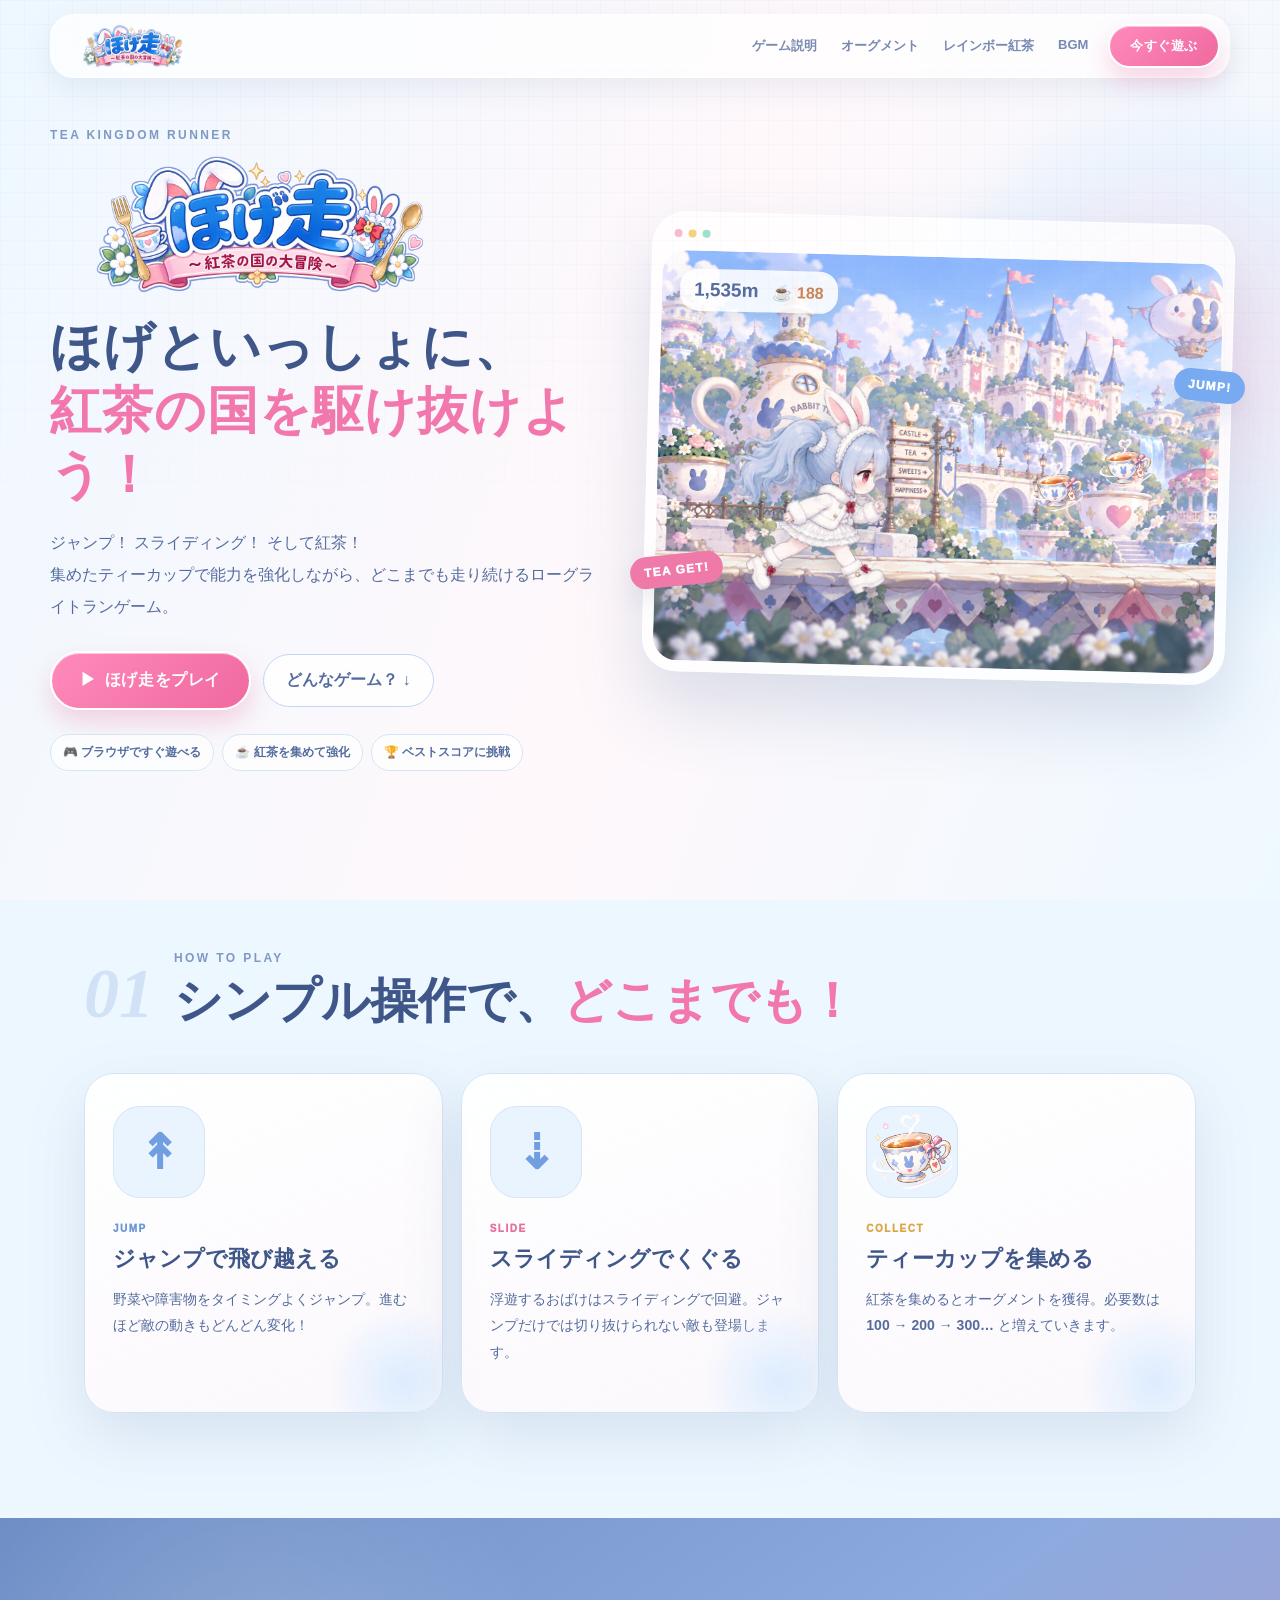
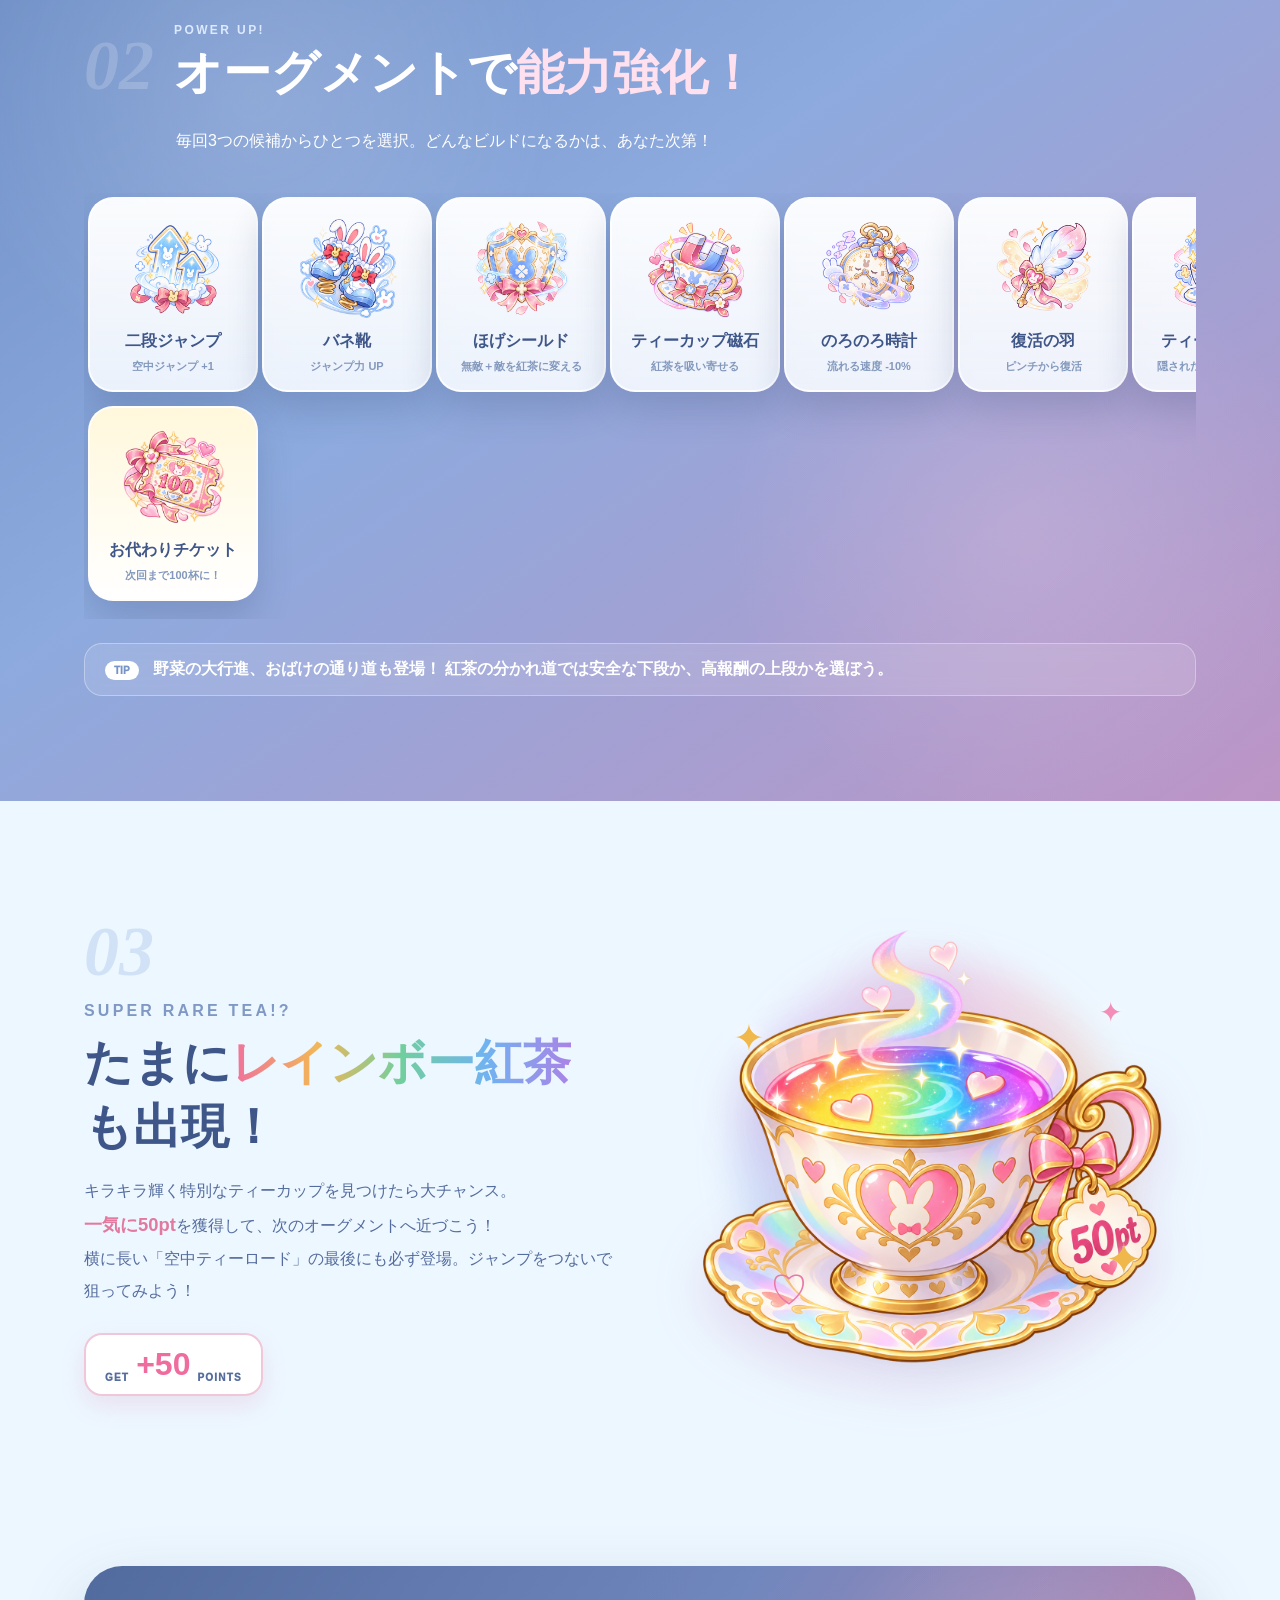
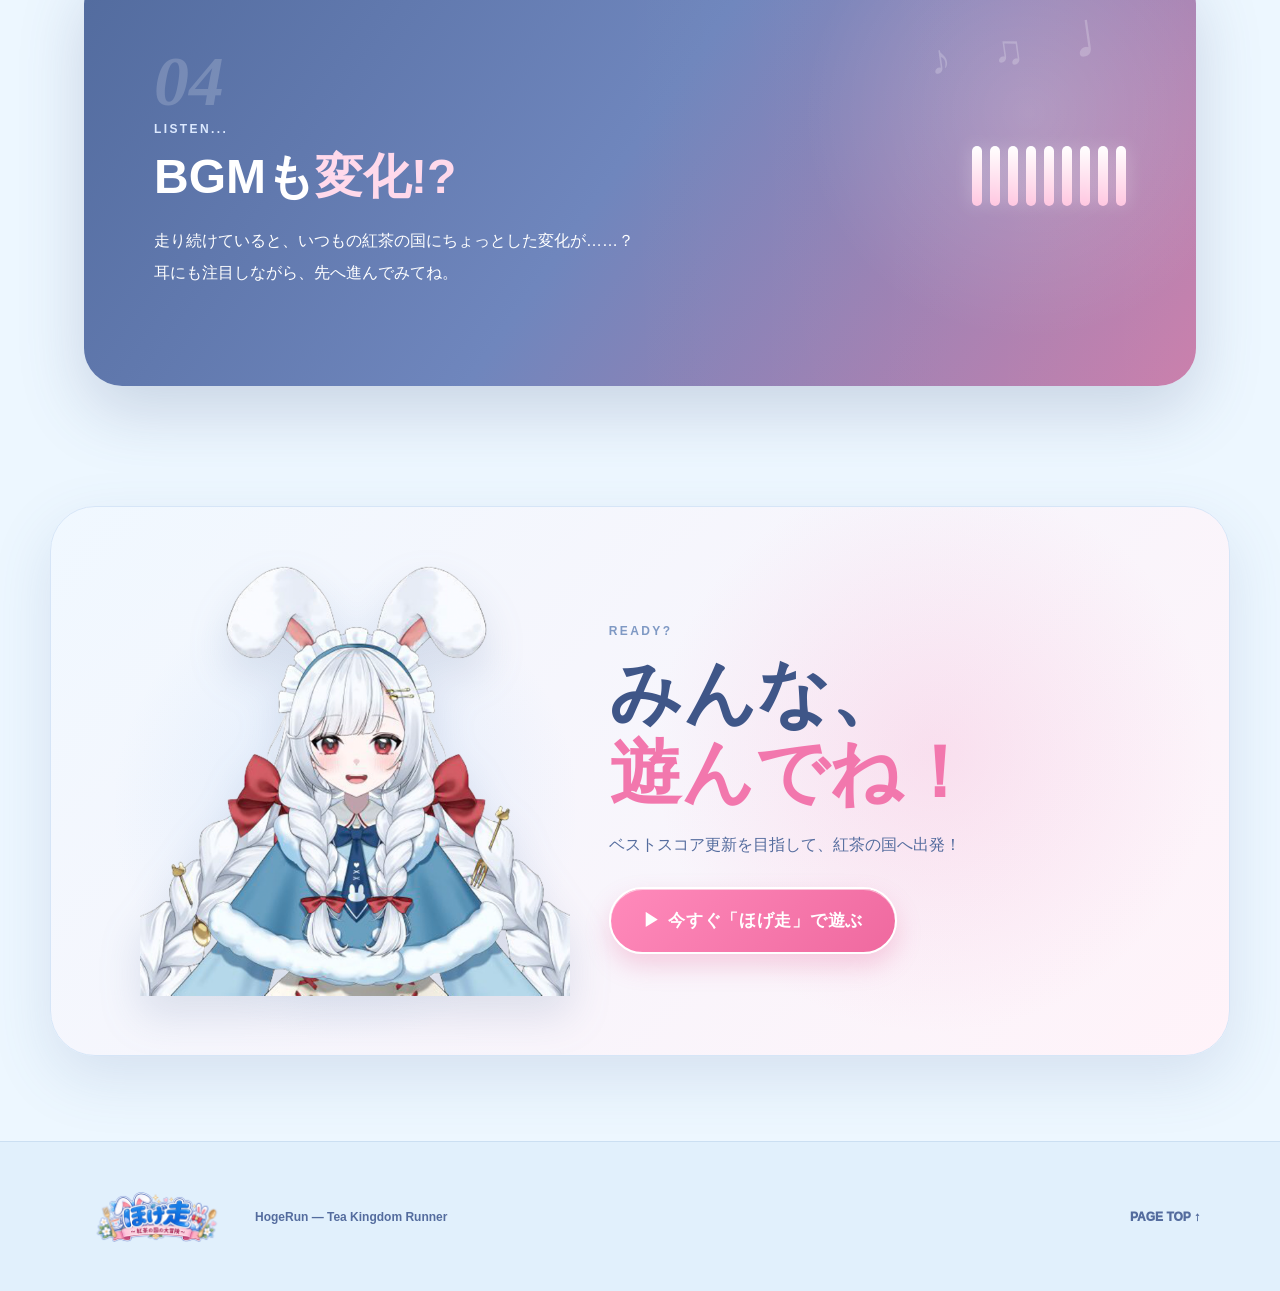
<file: index.html>
<!doctype html>
<html lang="ja">
<head>
  <meta charset="utf-8" />
  <meta name="viewport" content="width=device-width,initial-scale=1" />
  <meta name="theme-color" content="#eef7ff" />
  <meta name="description" content="ほげ走 ～紅茶の国の大冒険～。ジャンプとスライディングで紅茶の国を駆け抜ける、かわいいローグライトランゲーム！" />
  <title>ほげ走 ～紅茶の国の大冒険～</title>
  <link rel="canonical" href="https://mo10c.github.io/HogeRun/" />
  <meta property="og:type" content="website" />
  <meta property="og:site_name" content="ほげ走" />
  <meta property="og:url" content="https://mo10c.github.io/HogeRun/" />
  <meta property="og:title" content="ほげ走 ～紅茶の国の大冒険～" />
  <meta property="og:description" content="ジャンプとスライディングで紅茶の国を駆け抜ける、かわいいローグライトランゲーム。紅茶を集めて能力を強化し、ベストスコアに挑戦！" />
  <meta property="og:image" content="https://mo10c.github.io/HogeRun/assets/ui/ogp.jpg?v=1" />
  <meta property="og:image:secure_url" content="https://mo10c.github.io/HogeRun/assets/ui/ogp.jpg?v=1" />
  <meta property="og:image:type" content="image/jpeg" />
  <meta property="og:image:width" content="1200" />
  <meta property="og:image:height" content="630" />
  <meta property="og:image:alt" content="ほげ走 ～紅茶の国の大冒険～ のタイトル画像" />
  <meta property="og:locale" content="ja_JP" />
  <meta name="twitter:card" content="summary_large_image" />
  <meta name="twitter:title" content="ほげ走 ～紅茶の国の大冒険～" />
  <meta name="twitter:description" content="ジャンプとスライディングで紅茶の国を駆け抜ける、かわいいローグライトランゲーム。紅茶を集めて能力を強化し、ベストスコアに挑戦！" />
  <meta name="twitter:image" content="https://mo10c.github.io/HogeRun/assets/ui/ogp.jpg?v=1" />
  <meta name="twitter:image:alt" content="ほげ走 ～紅茶の国の大冒険～ のタイトル画像" />
  <link rel="icon" href="./assets/ui/favicon.png" type="image/png" />
  <link rel="stylesheet" href="./lp.css?v=1" />
</head>
<body>
  <div class="page-noise" aria-hidden="true"></div>

  <header class="site-header">
    <a class="mini-brand" href="#top" aria-label="ほげ走 トップへ">
      <img src="./assets/ui/title-logo.png" alt="ほげ走" />
    </a>
    <nav class="header-nav" aria-label="ページ内メニュー">
      <a href="#about">ゲーム説明</a>
      <a href="#augment">オーグメント</a>
      <a href="#rainbow">レインボー紅茶</a>
      <a href="#bgm">BGM</a>
    </nav>
    <a class="play-btn play-btn-small" href="./play.html">今すぐ遊ぶ</a>
  </header>

  <main id="top">
    <section class="hero">
      <div class="hero-sparkles" aria-hidden="true"><i></i><i></i><i></i><i></i><i></i></div>
      <div class="hero-copy reveal">
        <span class="hero-kicker">TEA KINGDOM RUNNER</span>
        <img class="hero-logo" src="./assets/ui/title-logo.png" alt="ほげ走 ～紅茶の国の大冒険～" />
        <h1>ほげといっしょに、<br><em>紅茶の国を駆け抜けよう！</em></h1>
        <p class="hero-lead">ジャンプ！ スライディング！ そして紅茶！<br>集めたティーカップで能力を強化しながら、どこまでも走り続けるローグライトランゲーム。</p>
        <div class="hero-actions">
          <a class="play-btn" href="./play.html"><span>▶</span> ほげ走をプレイ</a>
          <a class="sub-btn" href="#about">どんなゲーム？ ↓</a>
        </div>
        <div class="hero-pills" aria-label="ゲーム特徴">
          <span>🎮 ブラウザですぐ遊べる</span><span>☕ 紅茶を集めて強化</span><span>🏆 ベストスコアに挑戦</span>
        </div>
      </div>

      <div class="hero-visual reveal delay-1">
        <div class="game-window">
          <div class="window-dots"><span></span><span></span><span></span></div>
          <div class="stage-preview">
            <img class="stage-bg" src="./assets/backgrounds/stage-bg.png" alt="紅茶の国のゲームステージ" />
            <img class="runner" src="./assets/player/run/run-01.png" alt="走るほげ" />
            <img class="floating-cup cup-a" src="./assets/items/tea-cup.png" alt="" />
            <img class="floating-cup cup-b" src="./assets/items/tea-cup.png" alt="" />
            <div class="fake-hud"><b>1,535m</b><span>☕ 188</span></div>
          </div>
        </div>
        <span class="float-label label-one">JUMP!</span>
        <span class="float-label label-two">TEA GET!</span>
      </div>
    </section>

    <section id="about" class="section about-section">
      <div class="section-heading reveal">
        <span class="section-number">01</span>
        <div><p class="eyebrow">HOW TO PLAY</p><h2>シンプル操作で、<em>どこまでも！</em></h2></div>
      </div>
      <div class="about-grid">
        <article class="how-card reveal">
          <div class="how-icon">↟</div><span class="how-tag">JUMP</span>
          <h3>ジャンプで飛び越える</h3>
          <p>野菜や障害物をタイミングよくジャンプ。進むほど敵の動きもどんどん変化！</p>
        </article>
        <article class="how-card reveal delay-1">
          <div class="how-icon">⇣</div><span class="how-tag pink">SLIDE</span>
          <h3>スライディングでくぐる</h3>
          <p>浮遊するおばけはスライディングで回避。ジャンプだけでは切り抜けられない敵も登場します。</p>
        </article>
        <article class="how-card reveal delay-2">
          <div class="how-icon cup-icon"><img src="./assets/items/tea-cup.png" alt="" /></div><span class="how-tag gold">COLLECT</span>
          <h3>ティーカップを集める</h3>
          <p>紅茶を集めるとオーグメントを獲得。必要数は <strong>100 → 200 → 300…</strong> と増えていきます。</p>
        </article>
      </div>
    </section>

    <section id="augment" class="section augment-section">
      <div class="augment-backdrop" aria-hidden="true"></div>
      <div class="section-heading light reveal">
        <span class="section-number">02</span>
        <div><p class="eyebrow">POWER UP!</p><h2>オーグメントで<em>能力強化！</em></h2></div>
      </div>
      <p class="section-intro light reveal">毎回3つの候補からひとつを選択。どんなビルドになるかは、あなた次第！</p>
      <div class="augment-carousel reveal" aria-label="オーグメントの例">
        <article class="augment-card"><img src="./assets/upgrades/double-jump.png" alt="二段ジャンプ"/><b>二段ジャンプ</b><span>空中ジャンプ +1</span></article>
        <article class="augment-card"><img src="./assets/upgrades/jump-boots.png" alt="バネ靴"/><b>バネ靴</b><span>ジャンプ力 UP</span></article>
        <article class="augment-card"><img src="./assets/upgrades/shield.png" alt="ほげシールド"/><b>ほげシールド</b><span>無敵＋敵を紅茶に変える</span></article>
        <article class="augment-card"><img src="./assets/upgrades/magnet.png" alt="ティーカップ磁石"/><b>ティーカップ磁石</b><span>紅茶を吸い寄せる</span></article>
        <article class="augment-card"><img src="./assets/upgrades/slow-clock.png" alt="のろのろ時計"/><b>のろのろ時計</b><span>流れる速度 -10%</span></article>
        <article class="augment-card"><img src="./assets/upgrades/revive.png" alt="復活の羽"/><b>復活の羽</b><span>ピンチから復活</span></article>
        <article class="augment-card"><img src="./assets/upgrades/tea-sensor.png" alt="ティーセンサー"/><b>ティーセンサー</b><span>隠された紅茶の道を発見</span></article>
        <article class="augment-card special"><img src="./assets/upgrades/refill-ticket.png" alt="お代わりチケット"/><b>お代わりチケット</b><span>次回まで100杯に！</span></article>
      </div>
      <div class="augment-note reveal"><span>TIP</span> 野菜の大行進、おばけの通り道も登場！ 紅茶の分かれ道では安全な下段か、高報酬の上段かを選ぼう。</div>
    </section>

    <section id="rainbow" class="section rainbow-section">
      <div class="rainbow-copy reveal">
        <span class="section-number">03</span>
        <p class="eyebrow">SUPER RARE TEA!?</p>
        <h2>たまに<span class="rainbow-text">レインボー紅茶</span>も出現！</h2>
        <p>キラキラ輝く特別なティーカップを見つけたら大チャンス。<br><strong>一気に50pt</strong>を獲得して、次のオーグメントへ近づこう！<br>横に長い「空中ティーロード」の最後にも必ず登場。ジャンプをつないで狙ってみよう！</p>
        <div class="fifty-badge"><span>GET</span><b>+50</b><small>POINTS</small></div>
      </div>
      <div class="rainbow-visual reveal delay-1">
        <div class="rainbow-ring"></div>
        <img src="./assets/items/rainbow-tea-50pt.png" alt="50ポイント獲得できるレインボー紅茶" onerror="this.onerror=null;this.src='./assets/items/tea-cup.png';this.classList.add('rainbow-fallback');" />
        <i class="star s1">✦</i><i class="star s2">✦</i><i class="star s3">✦</i><i class="star s4">♡</i>
      </div>
    </section>

    <section id="bgm" class="section bgm-section">
      <div class="music-card reveal">
        <div class="music-copy">
          <span class="section-number">04</span>
          <p class="eyebrow">LISTEN...</p>
          <h2>BGMも<em>変化!?</em></h2>
          <p>走り続けていると、いつもの紅茶の国にちょっとした変化が……？<br>耳にも注目しながら、先へ進んでみてね。</p>
        </div>
        <div class="equalizer" aria-hidden="true">
          <span></span><span></span><span></span><span></span><span></span><span></span><span></span><span></span><span></span>
        </div>
        <div class="music-notes" aria-hidden="true">♪　♫　♩</div>
      </div>
    </section>

    <section class="final-cta">
      <div class="final-bg" aria-hidden="true"></div>
      <img class="cta-character reveal" src="./assets/ui/title-key-art.png" alt="ほげ" />
      <div class="cta-copy reveal delay-1">
        <p class="eyebrow">READY?</p>
        <h2>みんな、<br><em>遊んでね！</em></h2>
        <p>ベストスコア更新を目指して、紅茶の国へ出発！</p>
        <a class="play-btn play-btn-large" href="./play.html"><span>▶</span> 今すぐ「ほげ走」で遊ぶ</a>
      </div>
    </section>
  </main>

  <footer>
    <img src="./assets/ui/title-logo.png" alt="ほげ走" />
    <p>HogeRun — Tea Kingdom Runner</p>
    <a href="#top">PAGE TOP ↑</a>
  </footer>

  <script src="./lp.js?v=1"></script>
</body>
</html>
</file>
<file: lp.css>
:root{
  --ink:#546c9e;--ink-dark:#3f5688;--pink:#f277ad;--pink2:#ff9fc8;--blue:#8abaf6;--cream:#fffaf6;--gold:#f2b64b;
  --line:rgba(131,169,223,.34);--shadow:0 22px 60px rgba(78,105,151,.15)
}
*{box-sizing:border-box}html{scroll-behavior:smooth}body{margin:0;color:var(--ink);font-family:"Hiragino Kaku Gothic ProN","Yu Gothic",Meiryo,sans-serif;background:#edf7ff;overflow-x:hidden}a{color:inherit;text-decoration:none}img{max-width:100%;display:block}em{font-style:normal;color:var(--pink)}
body:before{content:"";position:fixed;inset:0;z-index:-3;background:linear-gradient(110deg,#eef8ff 0%,#fff8fb 52%,#eef9ff 100%)}.page-noise{position:fixed;inset:0;pointer-events:none;z-index:20;opacity:.35;background-image:linear-gradient(rgba(112,151,207,.12) 1px,transparent 1px),linear-gradient(90deg,rgba(112,151,207,.12) 1px,transparent 1px);background-size:24px 24px;mask-image:linear-gradient(#000 0 10%,transparent 70%)}
.site-header{position:fixed;top:14px;left:50%;transform:translateX(-50%);z-index:30;width:min(1180px,calc(100% - 32px));height:64px;padding:7px 9px 7px 18px;border:1px solid rgba(255,255,255,.85);border-radius:24px;background:rgba(255,255,255,.7);backdrop-filter:blur(16px);box-shadow:0 10px 30px rgba(69,98,143,.1);display:flex;align-items:center;gap:20px}.mini-brand{width:124px}.header-nav{display:flex;gap:24px;margin-left:auto;font-size:13px;font-weight:800}.header-nav a{opacity:.8;transition:.2s}.header-nav a:hover{opacity:1;color:var(--pink)}
.play-btn{display:inline-flex;align-items:center;justify-content:center;gap:8px;border-radius:999px;padding:17px 28px;color:#fff;font-weight:1000;letter-spacing:.04em;background:linear-gradient(135deg,#ff8abb,#ef699f);box-shadow:0 12px 24px rgba(231,92,147,.25),inset 0 1px 0 rgba(255,255,255,.55);border:2px solid #fff;transition:.25s}.play-btn:hover{transform:translateY(-3px) scale(1.02);box-shadow:0 16px 30px rgba(231,92,147,.33)}.play-btn-small{padding:11px 20px;font-size:13px}.sub-btn{padding:15px 22px;border-radius:999px;border:1.5px solid #bed5f4;background:rgba(255,255,255,.8);font-weight:900;transition:.2s}.sub-btn:hover{background:#fff;transform:translateY(-2px)}
.hero{min-height:800px;max-width:1280px;margin:0 auto;padding:125px 50px 75px;display:grid;grid-template-columns:1fr 1.05fr;align-items:center;gap:42px;position:relative}.hero:after{content:"";position:absolute;right:-180px;top:80px;width:570px;height:570px;border-radius:50%;background:radial-gradient(circle,rgba(255,198,225,.46),rgba(182,219,255,.18) 52%,transparent 70%);filter:blur(10px);z-index:-1}.hero-kicker,.eyebrow{font-size:12px;letter-spacing:.2em;font-weight:900;color:#7f99c4}.hero-logo{width:min(410px,90%);margin:13px 0 22px}.hero h1{font-size:clamp(34px,4vw,56px);line-height:1.25;margin:0 0 20px;color:var(--ink-dark);letter-spacing:.02em}.hero-lead{font-size:16px;line-height:2;margin:0 0 28px}.hero-actions{display:flex;gap:12px;align-items:center;flex-wrap:wrap}.hero-pills{display:flex;flex-wrap:wrap;gap:8px;margin-top:24px}.hero-pills span{font-size:12px;font-weight:800;padding:9px 12px;border:1px solid #d4e5f7;border-radius:999px;background:rgba(255,255,255,.65)}
.game-window{padding:10px;border-radius:34px;background:rgba(255,255,255,.75);box-shadow:0 35px 70px rgba(74,102,147,.19);border:1px solid rgba(255,255,255,.9);transform:rotate(1.5deg)}.window-dots{height:28px;display:flex;gap:6px;padding:7px 11px}.window-dots span{width:8px;height:8px;border-radius:50%;background:#f6bad3}.window-dots span:nth-child(2){background:#f5d27c}.window-dots span:nth-child(3){background:#9edfcf}.stage-preview{height:410px;border-radius:24px;overflow:hidden;position:relative;background:#dff3ff}.stage-bg{width:100%;height:100%;object-fit:cover}.stage-preview:after{content:"";position:absolute;inset:0;background:linear-gradient(180deg,transparent 62%,rgba(82,112,157,.12))}.runner{position:absolute;left:13%;bottom:17%;width:160px;z-index:3;filter:drop-shadow(0 12px 8px rgba(73,89,126,.22));animation:runBob .55s ease-in-out infinite alternate}.floating-cup{position:absolute;width:52px;z-index:4;animation:float 1.4s ease-in-out infinite alternate}.cup-a{right:24%;top:49%}.cup-b{right:12%;top:43%;animation-delay:.3s}.fake-hud{position:absolute;z-index:5;left:18px;top:18px;border-radius:18px;padding:10px 14px;background:rgba(255,255,255,.87);box-shadow:0 7px 18px rgba(82,109,153,.16);display:flex;gap:14px;align-items:center}.fake-hud b{font-size:19px}.fake-hud span{color:#cb8357;font-weight:900}.float-label{position:absolute;padding:9px 14px;border-radius:999px;color:#fff;font-weight:1000;font-size:12px;letter-spacing:.1em;box-shadow:0 10px 25px rgba(91,116,158,.14)}.label-one{top:33%;right:-15px;background:#78aaf1;transform:rotate(6deg)}.label-two{bottom:20%;left:-17px;background:#ef79a9;transform:rotate(-6deg)}
.section{max-width:1180px;margin:0 auto;padding:105px 34px}.section-heading{display:flex;align-items:center;gap:20px;margin-bottom:36px}.section-number{font-size:70px;line-height:1;font-family:Georgia,serif;font-style:italic;font-weight:800;color:rgba(111,153,214,.22)}.section-heading h2,.rainbow-copy h2,.music-copy h2{font-size:clamp(31px,4vw,48px);margin:4px 0;color:var(--ink-dark)}.section-heading p{margin:0}.section-intro{margin:-18px 0 38px 92px;line-height:1.8}.about-grid{display:grid;grid-template-columns:repeat(3,1fr);gap:18px}.how-card{position:relative;min-height:340px;padding:32px 28px;border-radius:30px;border:1.5px solid #d3e3f7;background:linear-gradient(160deg,rgba(255,255,255,.94),rgba(255,248,251,.8));box-shadow:var(--shadow);overflow:hidden}.how-card:after{content:"";position:absolute;right:-40px;bottom:-50px;width:160px;height:160px;border-radius:50%;background:radial-gradient(circle,#dcecff,transparent 68%)}.how-icon{height:92px;width:92px;border-radius:27px;background:#eaf4ff;display:grid;place-items:center;font-size:48px;font-weight:700;color:#719ee1;margin-bottom:20px;box-shadow:inset 0 0 0 1px #d4e6fa}.cup-icon img{width:80px}.how-tag{font-size:10px;font-weight:1000;letter-spacing:.15em;color:#6d98d7}.how-tag.pink{color:#e5709f}.how-tag.gold{color:#dba646}.how-card h3{font-size:22px;color:var(--ink-dark);margin:8px 0 12px}.how-card p{font-size:14px;line-height:1.9;margin:0}
.augment-section{max-width:none;position:relative;overflow:hidden;padding-left:max(34px,calc((100vw - 1112px)/2));padding-right:max(34px,calc((100vw - 1112px)/2));background:linear-gradient(145deg,#6e8ec5 0%,#8daade 42%,#d58ab9 130%);color:#fff}.augment-backdrop{position:absolute;inset:0;background-image:radial-gradient(circle at 20% 20%,rgba(255,255,255,.14),transparent 24%),radial-gradient(circle at 80% 70%,rgba(255,210,230,.22),transparent 25%);pointer-events:none}.section-heading.light,.section-intro.light{position:relative;color:#fff}.section-heading.light h2{color:#fff}.section-heading.light em{color:#ffe0ee}.section-heading.light .eyebrow{color:#dceaff}.section-heading.light .section-number{color:rgba(255,255,255,.18)}.augment-carousel{display:grid;grid-template-columns:repeat(7,minmax(160px,1fr));gap:14px;position:relative;overflow-x:auto;padding:4px 4px 18px;scrollbar-width:thin}.augment-card{min-width:170px;padding:17px 13px 16px;border-radius:25px;text-align:center;background:linear-gradient(180deg,rgba(255,255,255,.96),rgba(246,250,255,.9));color:var(--ink);border:2px solid rgba(255,255,255,.72);box-shadow:0 18px 35px rgba(44,66,107,.2);transition:.25s}.augment-card:hover{transform:translateY(-8px) rotate(-1deg)}.augment-card:nth-child(even):hover{transform:translateY(-8px) rotate(1deg)}.augment-card img{width:105px;height:105px;object-fit:contain;margin:0 auto 10px}.augment-card b{display:block;font-size:16px;color:var(--ink-dark)}.augment-card span{display:block;font-size:11px;margin-top:7px;color:#8298bd;font-weight:800}.augment-card.special{background:linear-gradient(180deg,#fff8dc,#fff)}.augment-note{position:relative;margin-top:24px;padding:15px 20px;border:1px solid rgba(255,255,255,.34);border-radius:18px;background:rgba(255,255,255,.12);backdrop-filter:blur(8px);font-weight:700}.augment-note span{display:inline-block;margin-right:10px;padding:4px 9px;border-radius:999px;background:#fff;color:#7794c7;font-size:10px;font-weight:1000}
.rainbow-section{display:grid;grid-template-columns:1fr 1fr;align-items:center;gap:48px;min-height:650px}.rainbow-copy .section-number{display:block;margin-bottom:8px}.rainbow-copy .eyebrow{margin:0}.rainbow-copy p{font-size:16px;line-height:2}.rainbow-copy strong{color:#e27a9f;font-size:1.15em}.rainbow-text{background:linear-gradient(90deg,#ef709e,#f2b657,#71cf9d,#70b3f1,#aa83e7);-webkit-background-clip:text;background-clip:text;color:transparent}.fifty-badge{display:inline-flex;align-items:end;gap:7px;padding:11px 19px;margin-top:10px;border-radius:18px;background:#fff;border:2px solid #f0c7d8;box-shadow:0 10px 25px rgba(213,118,158,.16)}.fifty-badge span,.fifty-badge small{font-size:10px;font-weight:1000;letter-spacing:.12em}.fifty-badge b{font-size:32px;color:#ef6c9f}.rainbow-visual{position:relative;min-height:500px;display:grid;place-items:center}.rainbow-visual img{width:min(500px,90%);position:relative;z-index:2;filter:drop-shadow(0 24px 25px rgba(178,107,180,.2));animation:teaFloat 2.4s ease-in-out infinite alternate}.rainbow-ring{position:absolute;width:390px;height:390px;border-radius:50%;background:conic-gradient(from 20deg,rgba(239,115,166,.25),rgba(246,201,91,.25),rgba(91,202,157,.25),rgba(101,173,239,.25),rgba(178,124,225,.25),rgba(239,115,166,.25));filter:blur(18px);animation:spin 10s linear infinite}.star{position:absolute;z-index:3;font-style:normal;font-size:38px;color:#f0b84a;text-shadow:0 0 15px #fff}.s1{left:13%;top:22%}.s2{right:14%;top:18%;font-size:28px;color:#f28eb8}.s3{right:10%;bottom:24%;font-size:45px}.s4{left:20%;bottom:18%;color:#e979a8}
.bgm-section{padding-top:55px;padding-bottom:120px}.music-card{position:relative;border-radius:38px;min-height:420px;padding:60px 70px;display:flex;align-items:center;justify-content:space-between;overflow:hidden;color:#fff;background:linear-gradient(125deg,#526b9e,#6f86bd 48%,#c97ba9);box-shadow:0 25px 65px rgba(71,91,132,.22)}.music-card:after{content:"";position:absolute;inset:0;background:radial-gradient(circle at 85% 35%,rgba(255,255,255,.18),transparent 23%),linear-gradient(90deg,transparent 45%,rgba(255,255,255,.04))}.music-copy{max-width:560px;z-index:2}.music-copy .section-number{color:rgba(255,255,255,.18)}.music-copy .eyebrow{color:#dce9ff;margin:0}.music-copy h2{color:#fff}.music-copy h2 em{color:#ffd9eb}.music-copy p{line-height:2}.equalizer{display:flex;align-items:center;gap:8px;height:180px;z-index:2}.equalizer span{width:10px;height:60px;border-radius:8px;background:linear-gradient(#fff,#ffc7e1);box-shadow:0 0 18px rgba(255,255,255,.3);animation:eq 1s ease-in-out infinite alternate}.equalizer span:nth-child(2){animation-delay:.1s}.equalizer span:nth-child(3){animation-delay:.3s}.equalizer span:nth-child(4){animation-delay:.5s}.equalizer span:nth-child(5){animation-delay:.2s}.equalizer span:nth-child(6){animation-delay:.65s}.equalizer span:nth-child(7){animation-delay:.4s}.equalizer span:nth-child(8){animation-delay:.75s}.equalizer span:nth-child(9){animation-delay:.15s}.music-notes{position:absolute;right:8%;top:13%;font-size:42px;opacity:.22;transform:rotate(-8deg)}
.final-cta{max-width:1180px;margin:0 auto 85px;border-radius:45px;min-height:550px;padding:55px 70px;display:grid;grid-template-columns:.85fr 1fr;align-items:center;gap:20px;position:relative;overflow:hidden;background:linear-gradient(135deg,#f0f8ff,#fff3f9);border:1.5px solid #d6e5f7;box-shadow:var(--shadow)}.final-bg{position:absolute;inset:0;background:radial-gradient(circle at 25% 55%,rgba(137,190,244,.2),transparent 25%),radial-gradient(circle at 75% 45%,rgba(246,154,197,.24),transparent 30%)}.cta-character{position:relative;z-index:2;width:430px;justify-self:center;filter:drop-shadow(0 20px 20px rgba(81,105,149,.16))}.cta-copy{position:relative;z-index:2}.cta-copy h2{font-size:clamp(44px,6vw,72px);line-height:1.1;margin:8px 0 18px;color:var(--ink-dark)}.cta-copy p{line-height:1.8}.play-btn-large{font-size:17px;margin-top:12px;padding:20px 32px}
footer{min-height:150px;padding:36px max(25px,calc((100vw - 1120px)/2));display:flex;align-items:center;gap:25px;background:#e1f0fc;border-top:1px solid #cbdff2}footer img{width:150px}footer p{font-size:12px;font-weight:800;margin-right:auto}footer a{font-size:12px;font-weight:1000}
.reveal{opacity:0;transform:translateY(24px);transition:opacity .75s ease,transform .75s ease}.reveal.is-visible{opacity:1;transform:none}.delay-1{transition-delay:.12s}.delay-2{transition-delay:.22s}
@keyframes runBob{to{transform:translateY(-7px) rotate(-1deg)}}@keyframes float{to{transform:translateY(-12px) rotate(8deg)}}@keyframes teaFloat{to{transform:translateY(-15px) rotate(1.5deg)}}@keyframes spin{to{transform:rotate(360deg)}}@keyframes eq{0%{height:34px}100%{height:150px}}
@media(max-width:980px){.header-nav{display:none}.site-header{height:60px}.hero{grid-template-columns:1fr;padding:110px 28px 70px}.hero-copy{text-align:center}.hero-logo{margin-left:auto;margin-right:auto}.hero-actions,.hero-pills{justify-content:center}.hero-visual{max-width:720px;margin:auto;width:100%}.about-grid{grid-template-columns:1fr}.how-card{min-height:240px}.augment-carousel{grid-template-columns:repeat(7,180px)}.rainbow-section{grid-template-columns:1fr;text-align:center}.fifty-badge{margin-left:auto;margin-right:auto}.music-card{padding:50px 36px}.final-cta{grid-template-columns:1fr;text-align:center}.cta-character{width:330px}.cta-copy .play-btn{margin-left:auto;margin-right:auto}.section-intro{margin-left:0}.rainbow-visual{min-height:420px}}
@media(max-width:620px){.site-header{width:calc(100% - 20px);top:8px;padding-left:12px}.mini-brand{width:100px}.play-btn-small{padding:9px 13px}.hero{padding:90px 18px 55px}.hero h1{font-size:34px}.hero-lead{font-size:14px}.game-window{border-radius:26px}.stage-preview{height:290px}.runner{width:120px}.section{padding:76px 18px}.section-number{font-size:50px}.section-heading{gap:12px}.section-heading h2,.rainbow-copy h2,.music-copy h2{font-size:32px}.how-card{padding:24px 20px}.rainbow-visual{min-height:330px}.rainbow-ring{width:280px;height:280px}.music-card{padding:40px 24px;min-height:480px;display:block;text-align:center}.equalizer{height:140px;justify-content:center;margin-top:30px}.equalizer span{width:8px}.final-cta{margin:0 12px 55px;padding:35px 20px;border-radius:32px}.cta-character{width:280px}footer{flex-wrap:wrap}footer p{width:100%;order:3}.hero-pills{gap:5px}.hero-pills span{font-size:10px}.float-label{display:none}}
@media(prefers-reduced-motion:reduce){html{scroll-behavior:auto}.runner,.floating-cup,.rainbow-visual img,.rainbow-ring,.equalizer span{animation:none}.reveal{opacity:1;transform:none;transition:none}}
/* レインボー紅茶画像が未設置の間は通常のティーカップを虹色に回して代用 */
.rainbow-visual img.rainbow-fallback{width:min(300px,70%);animation:teaFloat 2.4s ease-in-out infinite alternate,rainbowHue 3s linear infinite}
@keyframes rainbowHue{from{filter:hue-rotate(0deg) saturate(1.6) drop-shadow(0 24px 25px rgba(178,107,180,.2))}to{filter:hue-rotate(360deg) saturate(1.6) drop-shadow(0 24px 25px rgba(178,107,180,.2))}}
/* hero-sparkles がグリッドの1マスを占有してレイアウトが崩れるのを防ぐ */
.hero-sparkles{position:absolute;inset:0;pointer-events:none;z-index:-1}
.hero-copy{grid-column:1}.hero-visual{grid-column:2;position:relative}
@media(max-width:980px){.hero-copy,.hero-visual{grid-column:1}}
/* スマホでメニュー非表示時も「今すぐ遊ぶ」を右端に */
.site-header .play-btn-small{margin-left:auto}.header-nav+.play-btn-small{margin-left:0}
@media(max-width:980px){.header-nav+.play-btn-small{margin-left:auto}}
</file>
